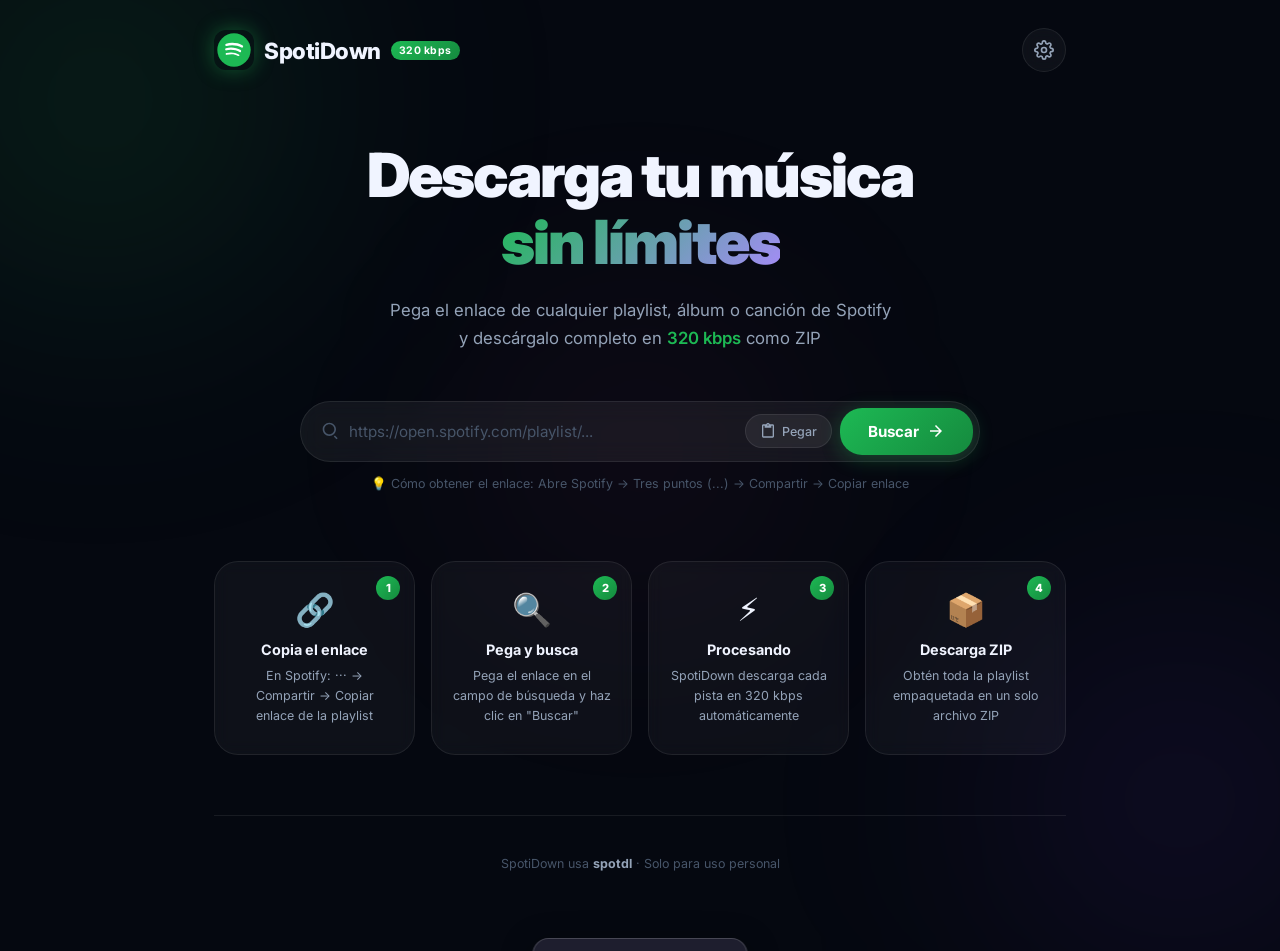
<file: index.html>
<!DOCTYPE html>
<html lang="es">
<head>
  <meta charset="UTF-8" />
  <meta name="viewport" content="width=device-width, initial-scale=1.0" />
  <title>SpotiDown – Descargador de Playlists Spotify</title>
  <meta name="description" content="Descarga playlists completas de Spotify en calidad 320kbps como archivo ZIP. Rápido, gratuito y sencillo." />
  <link rel="preconnect" href="https://fonts.googleapis.com" />
  <link rel="preconnect" href="https://fonts.gstatic.com" crossorigin />
  <link href="https://fonts.googleapis.com/css2?family=Inter:wght@300;400;500;600;700;800;900&display=swap" rel="stylesheet" />
  <link rel="stylesheet" href="style.css" />
</head>
<body>

  <!-- Animated background particles -->
  <div class="bg-particles" id="bgParticles"></div>

  <!-- Floating orbs -->
  <div class="orb orb-1"></div>
  <div class="orb orb-2"></div>
  <div class="orb orb-3"></div>

  <div class="app-wrapper">

    <!-- HEADER -->
    <header class="header">
      <div class="logo">
        <div class="logo-icon">
          <svg viewBox="0 0 24 24" fill="none" xmlns="http://www.w3.org/2000/svg">
            <circle cx="12" cy="12" r="10" fill="#1DB954"/>
            <path d="M16.5 10.5c-2.5-1.5-6.5-1.6-8.8-.9-.4.1-.8-.1-.9-.5-.1-.4.1-.8.5-.9 2.7-.8 7.1-.7 9.9 1.1.3.2.4.6.2.9-.2.4-.6.5-.9.3zm-.3 2.5c-.2.3-.6.4-.9.2-2.1-1.3-5.3-1.7-7.8-1-.3.1-.7-.1-.8-.5s.1-.7.5-.8c2.8-.9 6.4-.4 8.8 1.1.3.3.4.7.2 1zm-1 2.4c-.2.3-.5.3-.8.2-1.8-1.1-4.1-1.4-6.7-.7-.3.1-.6-.1-.7-.4-.1-.3.1-.6.4-.7 2.9-.7 5.5-.3 7.5.9.3.1.4.5.3.7z" fill="white"/>
          </svg>
        </div>
        <span class="logo-text">SpotiDown</span>
        <span class="logo-badge">320 kbps</span>
      </div>
      <div class="header-actions">
        <button class="settings-btn" id="openSettingsBtn" title="Configurar credenciales (Bypass 24h)">
          <svg width="20" height="20" viewBox="0 0 24 24" fill="none" stroke="currentColor" stroke-width="2" stroke-linecap="round" stroke-linejoin="round">
            <circle cx="12" cy="12" r="3"></circle>
            <path d="M19.4 15a1.65 1.65 0 0 0 .33 1.82l.06.06a2 2 0 0 1 0 2.83 2 2 0 0 1-2.83 0l-.06-.06a1.65 1.65 0 0 0-1.82-.33 1.65 1.65 0 0 0-1 1.51V21a2 2 0 0 1-2 2 2 2 0 0 1-2-2v-.09A1.65 1.65 0 0 0 9 19.4a1.65 1.65 0 0 0-1.82.33l-.06.06a2 2 0 0 1-2.83 0 2 2 0 0 1 0-2.83l.06-.06a1.65 1.65 0 0 0 .33-1.82 1.65 1.65 0 0 0-1.51-1H3a2 2 0 0 1-2-2 2 2 0 0 1 2-2h.09A1.65 1.65 0 0 0 4.6 9a1.65 1.65 0 0 0-.33-1.82l-.06-.06a2 2 0 0 1 0-2.83 2 2 0 0 1 2.83 0l.06.06a1.65 1.65 0 0 0 1.82.33H9a1.65 1.65 0 0 0 1-1.51V3a2 2 0 0 1 2-2 2 2 0 0 1 2 2v.09a1.65 1.65 0 0 0 1 1.51 1.65 1.65 0 0 0 1.82-.33l.06-.06a2 2 0 0 1 2.83 0 2 2 0 0 1 0 2.83l-.06.06a1.65 1.65 0 0 0-.33 1.82V9a1.65 1.65 0 0 0 1.51 1H21a2 2 0 0 1 2 2 2 2 0 0 1-2 2h-.09a1.65 1.65 0 0 0-1.51 1z"></path>
          </svg>
        </button>
      </div>
    </header>

    <!-- HERO SECTION -->
    <section class="hero">
      <div class="hero-content">
        <h1 class="hero-title">
          Descarga tu música<br />
          <span class="gradient-text">sin límites</span>
        </h1>
        <p class="hero-subtitle">
          Pega el enlace de cualquier playlist, álbum o canción de Spotify<br />
          y descárgalo completo en <strong>320 kbps</strong> como ZIP
        </p>

        <!-- SEARCH BOX -->
        <div class="search-container">
          <div class="search-box" id="searchBox">
            <div class="search-icon">
              <svg width="20" height="20" viewBox="0 0 24 24" fill="none">
                <path d="M10 2C5.58 2 2 5.58 2 10s3.58 8 8 8 8-3.58 8-8-3.58-8-8-8zm0 14c-3.31 0-6-2.69-6-6s2.69-6 6-6 6 2.69 6 6-2.69 6-6 6zm6.71 1.29l-1.42 1.42 3.3 3.29 1.41-1.41-3.29-3.3z" fill="currentColor"/>
              </svg>
            </div>
            <input
              type="url"
              id="spotifyUrl"
              class="search-input"
              placeholder="https://open.spotify.com/playlist/..."
              autocomplete="off"
              spellcheck="false"
            />
            <button class="paste-btn" id="pasteBtn" title="Pegar desde portapapeles">
              <svg width="16" height="16" viewBox="0 0 24 24" fill="none">
                <path d="M19 2h-4.18C14.4.84 13.3 0 12 0c-1.3 0-2.4.84-2.82 2H5c-1.1 0-2 .9-2 2v16c0 1.1.9 2 2 2h14c1.1 0 2-.9 2-2V4c0-1.1-.9-2-2-2zm-7 0c.55 0 1 .45 1 1s-.45 1-1 1-1-.45-1-1 .45-1 1-1zm7 18H5V4h2v3h10V4h2v16z" fill="currentColor"/>
              </svg>
              Pegar
            </button>
            <button class="search-btn" id="searchBtn">
              <span class="btn-text">Buscar</span>
              <svg class="btn-arrow" width="18" height="18" viewBox="0 0 24 24" fill="none">
                <path d="M12 4l-1.41 1.41L16.17 11H4v2h12.17l-5.58 5.59L12 20l8-8z" fill="currentColor"/>
              </svg>
            </button>
          </div>
          <div class="search-hint">
            <span>💡 Cómo obtener el enlace: Abre Spotify → Tres puntos (...) → Compartir → Copiar enlace</span>
          </div>
        </div>
      </div>
    </section>

    <!-- STEPS GUIDE -->
    <section class="steps-section" id="stepsSection">
      <div class="steps-grid">
        <div class="step-card">
          <div class="step-num">1</div>
          <div class="step-icon">🔗</div>
          <h3>Copia el enlace</h3>
          <p>En Spotify: ··· → Compartir → Copiar enlace de la playlist</p>
        </div>
        <div class="step-card">
          <div class="step-num">2</div>
          <div class="step-icon">🔍</div>
          <h3>Pega y busca</h3>
          <p>Pega el enlace en el campo de búsqueda y haz clic en "Buscar"</p>
        </div>
        <div class="step-card">
          <div class="step-num">3</div>
          <div class="step-icon">⚡</div>
          <h3>Procesando</h3>
          <p>SpotiDown descarga cada pista en 320 kbps automáticamente</p>
        </div>
        <div class="step-card">
          <div class="step-num">4</div>
          <div class="step-icon">📦</div>
          <h3>Descarga ZIP</h3>
          <p>Obtén toda la playlist empaquetada en un solo archivo ZIP</p>
        </div>
      </div>
    </section>

    <!-- RESULTS SECTION -->
    <section class="results-section" id="resultsSection" style="display:none;">

      <!-- Playlist info card -->
      <div class="playlist-card" id="playlistCard">
        <div class="playlist-thumb" id="playlistThumb">
          <svg width="48" height="48" viewBox="0 0 24 24" fill="none">
            <path d="M12 3v10.55c-.59-.34-1.27-.55-2-.55-2.21 0-4 1.79-4 4s1.79 4 4 4 4-1.79 4-4V7h4V3h-6z" fill="rgba(255,255,255,0.3)"/>
          </svg>
        </div>
        <div class="playlist-meta">
          <span class="playlist-type-badge" id="playlistTypeBadge">PLAYLIST</span>
          <h2 class="playlist-name" id="playlistName">Cargando...</h2>
          <div class="playlist-stats">
            <span id="trackCount">— canciones</span>
            <span class="dot">·</span>
            <span id="playlistOwner">—</span>
          </div>
        </div>
        <button class="download-zip-btn" id="downloadZipBtn">
          <svg width="20" height="20" viewBox="0 0 24 24" fill="none">
            <path d="M20 6h-2.18c.07-.44.18-.88.18-1.36C18 2.09 15.91 0 13.36 0c-1.3 0-2.43.52-3.29 1.38L9 2.45l-1.07-1.07C7.07.52 5.94 0 4.64 0 2.09 0 0 2.09 0 4.64c0 .48.1.92.18 1.36H0v14c0 1.1.9 2 2 2h16c1.1 0 2-.9 2-2V8l-2-2zM9 18l-5-5 1.41-1.41L9 15.17l7.59-7.59L18 9l-9 9z" fill="currentColor"/>
          </svg>
          <span>Descargar ZIP completo</span>
          <span class="zip-size" id="zipSize"></span>
        </button>
      </div>

      <!-- Progress bar (shown during download) -->
      <div class="progress-container" id="progressContainer" style="display:none;">
        <div class="progress-header">
          <span class="progress-label" id="progressLabel">Procesando playlist...</span>
          <span class="progress-pct" id="progressPct">0%</span>
        </div>
        <div class="progress-bar-track">
          <div class="progress-bar-fill" id="progressBarFill"></div>
        </div>
        <div class="progress-status" id="progressStatus">Iniciando descarga...</div>
      </div>

      <!-- Track list -->
      <div class="tracks-header">
        <h3 class="tracks-title">
          <svg width="18" height="18" viewBox="0 0 24 24" fill="none">
            <path d="M12 3v10.55c-.59-.34-1.27-.55-2-.55-2.21 0-4 1.79-4 4s1.79 4 4 4 4-1.79 4-4V7h4V3h-6z" fill="currentColor"/>
          </svg>
          Canciones
        </h3>
        <span class="tracks-quality">🎧 320 kbps · MP3</span>
      </div>

      <div class="track-list" id="trackList">
        <!-- dynamically filled -->
      </div>

    </section>

    <!-- Settings Modal -->
    <div class="loading-overlay" id="settingsModal" style="display:none;">
      <div class="loading-card settings-card">
        <h3>Configuración de Spotify</h3>
        <p>Para saltar el límite de 24 horas, obtén tus credenciales en <a href="https://developer.spotify.com/dashboard" target="_blank">Spotify Dashboard</a>.</p>
        
        <div class="settings-form">
          <div class="input-group">
            <label>Client ID</label>
            <input type="text" id="spotifyClientId" placeholder="Pega tu Client ID aquí">
          </div>
          <div class="input-group">
            <label>Client Secret</label>
            <input type="password" id="spotifyClientSecret" placeholder="Pega tu Client Secret aquí">
          </div>
          <div class="input-group">
            <label>Spotify Cookie (sp_dc)</label>
            <input type="password" id="spotifyCookie" placeholder="Pega tu cookie sp_dc (AQBg...)">
            <small style="font-size: 0.75rem; color: rgba(255,255,255,0.5); display: block; margin-top: 4px;">Necesario para saltar el error de las 24 horas si no tienes Premium.</small>
          </div>
        </div>

        <div class="settings-actions">
          <button class="paste-btn" id="closeSettingsBtn">Cancelar</button>
          <button class="search-btn" id="saveSettingsBtn">Guardar cambios</button>
        </div>
      </div>
    </div>

    <!-- Loading overlay -->
    <div class="loading-overlay" id="loadingOverlay" style="display:none;">
      <div class="loading-card">
        <div class="vinyl-spinner">
          <div class="vinyl-outer">
            <div class="vinyl-inner"></div>
            <div class="vinyl-center"></div>
          </div>
        </div>
        <h3 id="loadingTitle">Buscando playlist...</h3>
        <p id="loadingSubtitle">Conectando con Spotify</p>
        <div class="loading-dots">
          <span></span><span></span><span></span>
        </div>
      </div>
    </div>

    <!-- Error toast -->
    <div class="toast" id="infoToast">
      <svg width="20" height="20" viewBox="0 0 24 24" fill="none">
        <path d="M12 2C6.48 2 2 6.48 2 12s4.48 10 10 10 10-4.48 10-10S17.52 2 12 2zm1 15h-2v-2h2v2zm0-4h-2V7h2v6z" fill="currentColor"/>
      </svg>
      <span id="infoMessage">Mensaje informativo</span>
    </div>

    <!-- Footer -->
    <footer class="footer">
      <p>SpotiDown usa <strong>spotdl</strong> · Solo para uso personal</p>
    </footer>

  </div>

  <script src="app.js"></script>
</body>
</html>
</file>
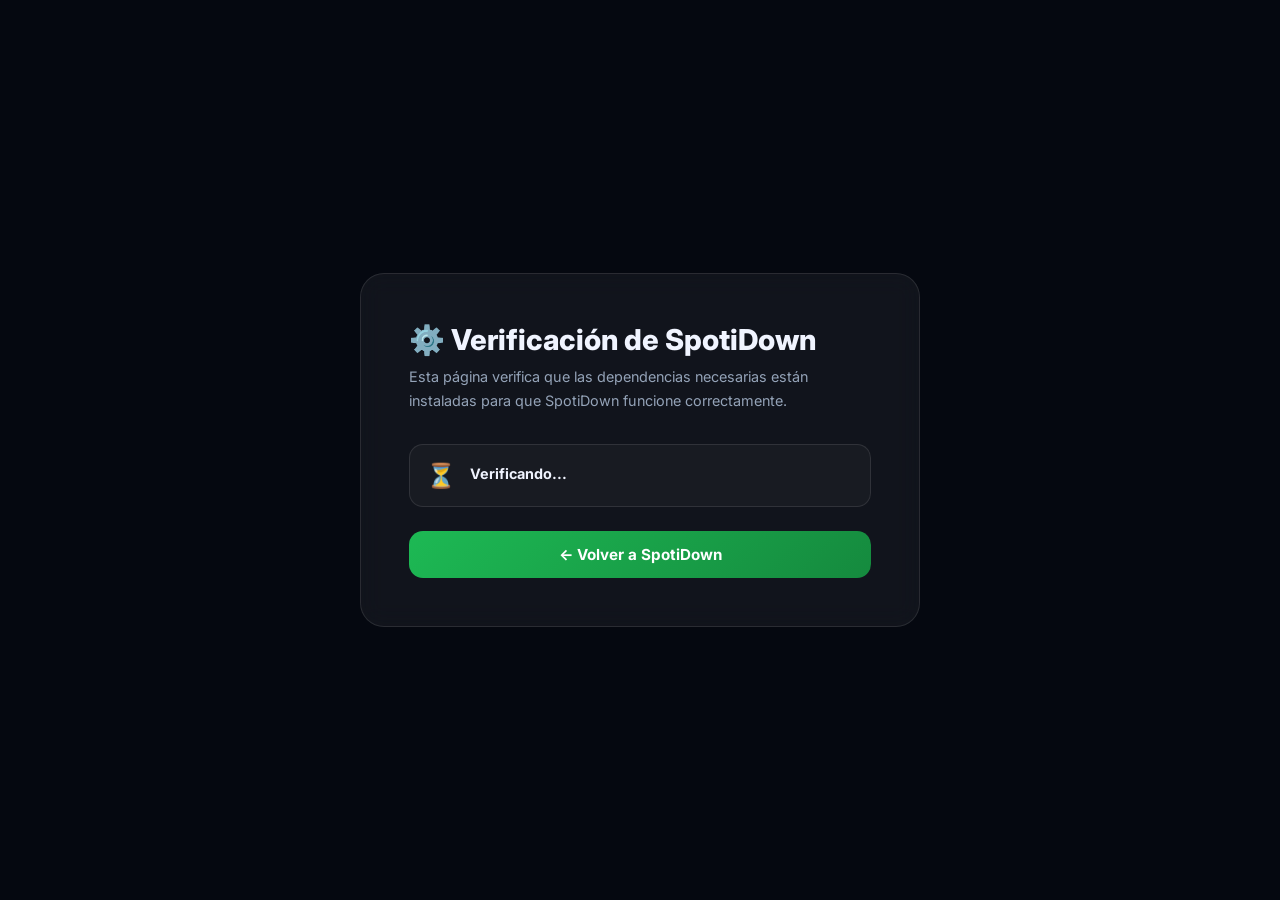
<file: setup.html>
<!DOCTYPE html>
<html lang="es">
<head>
  <meta charset="UTF-8"/>
  <meta name="viewport" content="width=device-width, initial-scale=1.0"/>
  <title>SpotiDown – Verificar instalación</title>
  <link href="https://fonts.googleapis.com/css2?family=Inter:wght@400;600;700;800&display=swap" rel="stylesheet"/>
  <style>
    :root {
      --green: #1DB954; --red: #ef4444; --yellow: #f59e0b;
      --bg: #050810; --card: rgba(255,255,255,0.05); --border: rgba(255,255,255,0.1);
      --text1: #f0f4ff; --text2: #94a3b8;
    }
    * { box-sizing: border-box; margin: 0; padding: 0; }
    body { font-family: 'Inter', sans-serif; background: var(--bg); color: var(--text1); min-height: 100vh; display: flex; align-items: center; justify-content: center; padding: 24px; }
    .card {
      background: var(--card); border: 1px solid var(--border); border-radius: 24px;
      padding: 48px; max-width: 560px; width: 100%; backdrop-filter: blur(12px);
    }
    h1 { font-size: 1.8rem; font-weight: 800; margin-bottom: 8px; }
    p  { color: var(--text2); font-size: 0.9rem; margin-bottom: 32px; line-height: 1.6; }
    .dep { display: flex; align-items: center; gap: 14px; padding: 16px; background: rgba(255,255,255,0.03); border: 1px solid var(--border); border-radius: 14px; margin-bottom: 12px; }
    .dep-icon { font-size: 1.5rem; flex-shrink: 0; }
    .dep-body { flex: 1; }
    .dep-name { font-weight: 700; font-size: 0.9rem; margin-bottom: 4px; }
    .dep-version { font-size: 0.78rem; color: var(--text2); font-family: monospace; }
    .badge { border-radius: 20px; font-size: 0.72rem; font-weight: 700; padding: 4px 12px; white-space: nowrap; }
    .badge-ok  { background: rgba(29,185,84,0.15); color: var(--green); border: 1px solid rgba(29,185,84,0.3); }
    .badge-err { background: rgba(239,68,68,0.15);  color: var(--red);   border: 1px solid rgba(239,68,68,0.3);  }
    .install-cmd { background: #0a0f1d; border: 1px solid rgba(255,255,255,0.08); border-radius: 10px; padding: 14px 18px; margin: 16px 0; font-family: monospace; font-size: 0.82rem; color: #7dd3fc; position: relative; }
    .install-cmd::before { content: '$ '; color: var(--green); }
    .btn { display: block; width: 100%; padding: 14px; background: linear-gradient(135deg, #1DB954, #158a3e); color: white; border: none; border-radius: 14px; font-size: 0.95rem; font-weight: 700; font-family: inherit; cursor: pointer; text-align: center; text-decoration: none; margin-top: 24px; transition: 0.2s; }
    .btn:hover { transform: translateY(-2px); box-shadow: 0 8px 24px rgba(29,185,84,0.3); }
    .steps { margin-top: 28px; }
    .steps h3 { font-size: 1rem; margin-bottom: 14px; color: var(--text2); font-weight: 600; }
    .step { display: flex; gap: 12px; margin-bottom: 10px; font-size: 0.85rem; color: var(--text2); }
    .step strong { color: var(--text1); }
  </style>
</head>
<body>
<div class="card">
  <h1>⚙️ Verificación de SpotiDown</h1>
  <p>Esta página verifica que las dependencias necesarias están instaladas para que SpotiDown funcione correctamente.</p>

  <div id="deps">
    <div class="dep">
      <div class="dep-icon">⏳</div>
      <div class="dep-body"><div class="dep-name">Verificando...</div></div>
    </div>
  </div>

  <div id="installGuide" style="display:none;">
    <div class="steps">
      <h3>📦 Instalación rápida</h3>
      <div class="step"><strong>1.</strong> Instalar Python:</div>
      <div class="install-cmd">winget install Python.Python.3</div>
      <div class="step"><strong>2.</strong> Instalar spotdl:</div>
      <div class="install-cmd">pip install spotdl</div>
      <div class="step"><strong>3.</strong> Instalar ffmpeg:</div>
      <div class="install-cmd">spotdl --download-ffmpeg</div>
      <div class="step"><strong>4.</strong> Verificar:</div>
      <div class="install-cmd">spotdl --version</div>
    </div>
  </div>

  <a href="index.html" class="btn">← Volver a SpotiDown</a>
</div>

<script>
(async () => {
  const depsDiv = document.getElementById('deps');
  const guideDiv = document.getElementById('installGuide');

  const res = await fetch('api.php?action=check_deps');
  const data = await res.json();

  const deps = [
    { name: 'Python', ok: data.python_version && !data.python_version.includes('No'), version: data.python_version, icon: '🐍' },
    { name: 'spotdl', ok: data.spotdl_ok,  version: data.spotdl_version, icon: '🎵' },
    { name: 'ffmpeg', ok: data.ffmpeg_ok,  version: data.ffmpeg_version, icon: '🎬' },
  ];

  let hasError = false;
  depsDiv.innerHTML = deps.map(d => {
    if (!d.ok) hasError = true;
    return `
      <div class="dep">
        <div class="dep-icon">${d.icon}</div>
        <div class="dep-body">
          <div class="dep-name">${d.name}</div>
          <div class="dep-version">${d.version || '—'}</div>
        </div>
        <span class="badge ${d.ok ? 'badge-ok' : 'badge-err'}">${d.ok ? '✓ OK' : '✗ Falta'}</span>
      </div>`;
  }).join('');

  if (hasError) guideDiv.style.display = 'block';
})();
</script>
</body>
</html>
</file>
<file: style.css>
/* ============================================================
   SpotiDown – Premium Spotify Playlist Downloader
   ============================================================ */

@import url('https://fonts.googleapis.com/css2?family=Inter:wght@300;400;500;600;700;800;900&display=swap');

/* ── CSS Variables ── */
:root {
  --green:        #1DB954;
  --green-light:  #1ed760;
  --green-dark:   #158a3e;
  --purple:       #7c3aed;
  --purple-light: #a78bfa;
  --pink:         #ec4899;
  --bg-dark:      #050810;
  --bg-card:      rgba(255,255,255,0.04);
  --bg-card-h:    rgba(255,255,255,0.07);
  --border:       rgba(255,255,255,0.08);
  --border-h:     rgba(255,255,255,0.18);
  --text-1:       #f0f4ff;
  --text-2:       #94a3b8;
  --text-3:       #475569;
  --radius-sm:    10px;
  --radius-md:    16px;
  --radius-lg:    24px;
  --radius-xl:    32px;
  --shadow-glow:  0 0 60px rgba(29,185,84,0.15);
  --transition:   0.25s cubic-bezier(0.4,0,0.2,1);
}

/* ── Reset ── */
*, *::before, *::after { box-sizing: border-box; margin: 0; padding: 0; }
html { scroll-behavior: smooth; }

body {
  font-family: 'Inter', system-ui, sans-serif;
  background: var(--bg-dark);
  color: var(--text-1);
  min-height: 100vh;
  overflow-x: hidden;
  position: relative;
}

/* ── Background particles ── */
.bg-particles {
  position: fixed;
  inset: 0;
  z-index: 0;
  pointer-events: none;
  overflow: hidden;
}
.bg-particles span {
  position: absolute;
  border-radius: 50%;
  opacity: 0;
  animation: floatParticle linear infinite;
}

/* ── Orbs ── */
.orb {
  position: fixed;
  border-radius: 50%;
  filter: blur(120px);
  pointer-events: none;
  z-index: 0;
  animation: orbFloat 12s ease-in-out infinite alternate;
}
.orb-1 {
  width: 600px; height: 600px;
  background: radial-gradient(circle, rgba(29,185,84,0.18) 0%, transparent 70%);
  top: -200px; left: -200px;
  animation-duration: 14s;
}
.orb-2 {
  width: 500px; height: 500px;
  background: radial-gradient(circle, rgba(124,58,237,0.15) 0%, transparent 70%);
  bottom: -150px; right: -150px;
  animation-duration: 18s; animation-delay: -4s;
}
.orb-3 {
  width: 400px; height: 400px;
  background: radial-gradient(circle, rgba(236,72,153,0.10) 0%, transparent 70%);
  top: 50%; left: 50%; transform: translate(-50%, -50%);
  animation-duration: 22s; animation-delay: -8s;
}

@keyframes orbFloat {
  from { transform: translate(0, 0) scale(1); }
  to   { transform: translate(40px, 30px) scale(1.1); }
}

/* ── App wrapper ── */
.app-wrapper {
  position: relative;
  z-index: 1;
  max-width: 900px;
  margin: 0 auto;
  padding: 0 24px 80px;
}

/* ── Header ── */
.header {
  display: flex;
  align-items: center;
  justify-content: space-between;
  padding: 28px 0 0;
}
.logo {
  display: flex;
  align-items: center;
  gap: 10px;
}
.logo-icon {
  width: 40px; height: 40px;
  border-radius: 12px;
  overflow: hidden;
  box-shadow: 0 0 20px rgba(29,185,84,0.4);
}
.logo-icon svg { width: 100%; height: 100%; }
.logo-text {
  font-size: 1.4rem;
  font-weight: 800;
  color: var(--text-1);
  letter-spacing: -0.5px;
}
.logo-badge {
  background: linear-gradient(135deg, var(--green), var(--green-dark));
  color: white;
  font-size: 0.65rem;
  font-weight: 700;
  padding: 3px 8px;
  border-radius: 20px;
  letter-spacing: 0.5px;
}
.header-actions { display: flex; gap: 12px; }
.settings-btn {
  background: var(--bg-card);
  border: 1px solid var(--border);
  color: var(--text-2);
  width: 44px; height: 44px;
  border-radius: 50%;
  display: flex; align-items: center; justify-content: center;
  cursor: pointer;
  transition: all var(--transition);
  backdrop-filter: blur(8px);
}
.settings-btn:hover {
  background: var(--bg-card-h);
  border-color: var(--green);
  color: var(--green);
  transform: rotate(45deg);
}

/* ── Hero ── */
.hero {
  padding: 70px 0 50px;
  text-align: center;
}
.hero-title {
  font-size: clamp(2.2rem, 5vw, 3.8rem);
  font-weight: 900;
  line-height: 1.1;
  letter-spacing: -2px;
  margin-bottom: 20px;
}
.gradient-text {
  background: linear-gradient(135deg, var(--green) 0%, var(--purple-light) 50%, var(--pink) 100%);
  -webkit-background-clip: text;
  -webkit-text-fill-color: transparent;
  background-clip: text;
  animation: gradientShift 4s ease infinite alternate;
  background-size: 200% 200%;
}
@keyframes gradientShift {
  0%   { background-position: 0% 50%; }
  100% { background-position: 100% 50%; }
}

.hero-subtitle {
  color: var(--text-2);
  font-size: 1.05rem;
  line-height: 1.7;
  margin-bottom: 48px;
  font-weight: 400;
}
.hero-subtitle strong { color: var(--green); font-weight: 600; }

/* ── Search container ── */
.search-container { max-width: 680px; margin: 0 auto; }

.search-box {
  display: flex;
  align-items: center;
  background: rgba(255,255,255,0.06);
  border: 1.5px solid var(--border);
  border-radius: var(--radius-xl);
  padding: 6px 6px 6px 20px;
  gap: 8px;
  transition: border-color var(--transition), box-shadow var(--transition), background var(--transition);
  backdrop-filter: blur(12px);
}
.search-box:focus-within {
  border-color: var(--green);
  box-shadow: 0 0 0 4px rgba(29,185,84,0.12), 0 20px 60px rgba(0,0,0,0.4);
  background: rgba(255,255,255,0.08);
}

.search-icon { color: var(--text-3); flex-shrink: 0; display: flex; }

.search-input {
  flex: 1;
  background: none;
  border: none;
  outline: none;
  color: var(--text-1);
  font-size: 0.95rem;
  font-family: inherit;
  font-weight: 400;
  min-width: 0;
}
.search-input::placeholder { color: var(--text-3); }

.paste-btn {
  display: flex;
  align-items: center;
  gap: 6px;
  background: var(--bg-card-h);
  border: 1px solid var(--border);
  color: var(--text-2);
  font-size: 0.78rem;
  font-family: inherit;
  font-weight: 500;
  padding: 8px 14px;
  border-radius: 20px;
  cursor: pointer;
  transition: all var(--transition);
  flex-shrink: 0;
}
.paste-btn:hover {
  background: rgba(255,255,255,0.1);
  color: var(--text-1);
}

.search-btn {
  display: flex;
  align-items: center;
  gap: 8px;
  background: linear-gradient(135deg, var(--green), var(--green-dark));
  color: white;
  border: none;
  padding: 14px 28px;
  border-radius: 22px;
  font-size: 0.95rem;
  font-family: inherit;
  font-weight: 700;
  cursor: pointer;
  flex-shrink: 0;
  transition: all var(--transition);
  box-shadow: 0 4px 20px rgba(29,185,84,0.3);
  position: relative;
  overflow: hidden;
}
.search-btn::after {
  content: '';
  position: absolute;
  inset: 0;
  background: rgba(255,255,255,0);
  transition: background var(--transition);
}
.search-btn:hover::after { background: rgba(255,255,255,0.1); }
.search-btn:hover { transform: translateY(-1px); box-shadow: 0 8px 30px rgba(29,185,84,0.4); }
.search-btn:active { transform: translateY(0); }
.btn-arrow { flex-shrink: 0; }

.search-hint {
  margin-top: 14px;
  color: var(--text-3);
  font-size: 0.78rem;
  text-align: center;
}

/* ── Steps ── */
.steps-section { padding: 20px 0 60px; }
.steps-grid {
  display: grid;
  grid-template-columns: repeat(auto-fit, minmax(180px, 1fr));
  gap: 16px;
}
.step-card {
  background: var(--bg-card);
  border: 1px solid var(--border);
  border-radius: var(--radius-lg);
  padding: 28px 20px;
  text-align: center;
  position: relative;
  transition: all var(--transition);
  backdrop-filter: blur(8px);
}
.step-card:hover {
  background: var(--bg-card-h);
  border-color: var(--border-h);
  transform: translateY(-4px);
  box-shadow: 0 20px 40px rgba(0,0,0,0.3);
}
.step-num {
  position: absolute;
  top: 14px; right: 14px;
  width: 24px; height: 24px;
  background: linear-gradient(135deg, var(--green), var(--green-dark));
  border-radius: 50%;
  font-size: 0.7rem;
  font-weight: 800;
  color: white;
  display: flex; align-items: center; justify-content: center;
}
.step-icon { font-size: 2rem; margin-bottom: 12px; }
.step-card h3 { font-size: 0.9rem; font-weight: 700; margin-bottom: 8px; color: var(--text-1); }
.step-card p { font-size: 0.78rem; color: var(--text-2); line-height: 1.6; }

/* ── Results Section ── */
.results-section { padding-bottom: 40px; }

/* ── Playlist card ── */
.playlist-card {
  display: flex;
  align-items: center;
  gap: 20px;
  background: linear-gradient(135deg, rgba(29,185,84,0.08), rgba(124,58,237,0.08));
  border: 1px solid rgba(29,185,84,0.2);
  border-radius: var(--radius-lg);
  padding: 24px;
  margin-bottom: 28px;
  backdrop-filter: blur(12px);
  position: relative;
  overflow: hidden;
}
.playlist-card::before {
  content: '';
  position: absolute;
  inset: 0;
  background: linear-gradient(135deg, rgba(29,185,84,0.03), transparent);
  pointer-events: none;
}

.playlist-thumb {
  width: 90px; height: 90px;
  border-radius: var(--radius-md);
  background: linear-gradient(135deg, var(--green-dark), var(--purple));
  display: flex; align-items: center; justify-content: center;
  flex-shrink: 0;
  overflow: hidden;
  box-shadow: 0 8px 24px rgba(0,0,0,0.3);
}
.playlist-thumb img { width: 100%; height: 100%; object-fit: cover; }

.playlist-meta { flex: 1; min-width: 0; }
.playlist-type-badge {
  display: inline-block;
  background: rgba(29,185,84,0.15);
  border: 1px solid rgba(29,185,84,0.3);
  color: var(--green);
  font-size: 0.65rem;
  font-weight: 700;
  padding: 3px 10px;
  border-radius: 20px;
  letter-spacing: 1px;
  margin-bottom: 8px;
}
.playlist-name {
  font-size: 1.25rem;
  font-weight: 800;
  white-space: nowrap;
  overflow: hidden;
  text-overflow: ellipsis;
  margin-bottom: 6px;
}
.playlist-stats {
  color: var(--text-2);
  font-size: 0.85rem;
  display: flex;
  gap: 8px;
  align-items: center;
}
.dot { color: var(--text-3); }

.download-zip-btn {
  display: flex;
  align-items: center;
  gap: 10px;
  background: linear-gradient(135deg, var(--green), var(--green-dark));
  color: white;
  border: none;
  padding: 14px 24px;
  border-radius: var(--radius-md);
  font-size: 0.9rem;
  font-family: inherit;
  font-weight: 700;
  cursor: pointer;
  flex-shrink: 0;
  transition: all var(--transition);
  box-shadow: 0 4px 20px rgba(29,185,84,0.25);
  white-space: nowrap;
}
.download-zip-btn:hover { transform: translateY(-2px); box-shadow: 0 8px 30px rgba(29,185,84,0.4); }
.download-zip-btn:disabled { opacity: 0.5; cursor: not-allowed; transform: none; }
.zip-size { font-size: 0.75rem; opacity: 0.8; font-weight: 500; }

/* ── Progress ── */
.progress-container {
  background: var(--bg-card);
  border: 1px solid var(--border);
  border-radius: var(--radius-md);
  padding: 24px;
  margin-bottom: 28px;
}
.progress-header {
  display: flex;
  justify-content: space-between;
  align-items: center;
  margin-bottom: 12px;
}
.progress-label { font-size: 0.9rem; font-weight: 600; color: var(--text-1); }
.progress-pct { font-size: 0.9rem; font-weight: 700; color: var(--green); }
.progress-bar-track {
  height: 8px;
  background: rgba(255,255,255,0.08);
  border-radius: 10px;
  overflow: hidden;
  margin-bottom: 10px;
}
.progress-bar-fill {
  height: 100%;
  background: linear-gradient(90deg, var(--green), var(--green-light));
  border-radius: 10px;
  width: 0%;
  transition: width 0.4s ease;
  position: relative;
}
.progress-bar-fill::after {
  content: '';
  position: absolute;
  top: 0; right: 0; bottom: 0;
  width: 40px;
  background: linear-gradient(90deg, transparent, rgba(255,255,255,0.3));
  animation: shimmer 1s linear infinite;
}
@keyframes shimmer {
  0% { opacity: 1; } 50% { opacity: 0.4; } 100% { opacity: 1; }
}
.progress-status { font-size: 0.8rem; color: var(--text-2); }

/* ── Track list ── */
.tracks-header {
  display: flex;
  align-items: center;
  justify-content: space-between;
  margin-bottom: 16px;
}
.tracks-title {
  display: flex;
  align-items: center;
  gap: 8px;
  font-size: 1rem;
  font-weight: 700;
  color: var(--text-1);
}
.tracks-quality {
  font-size: 0.78rem;
  color: var(--green);
  background: rgba(29,185,84,0.1);
  border: 1px solid rgba(29,185,84,0.2);
  padding: 4px 12px;
  border-radius: 20px;
  font-weight: 600;
}

.track-list { display: flex; flex-direction: column; gap: 8px; }

.track-item {
  display: flex;
  align-items: center;
  gap: 16px;
  background: var(--bg-card);
  border: 1px solid var(--border);
  border-radius: var(--radius-md);
  padding: 14px 18px;
  transition: all var(--transition);
  cursor: default;
  position: relative;
  overflow: hidden;
}
.track-item:hover {
  background: var(--bg-card-h);
  border-color: var(--border-h);
  transform: translateX(4px);
}
.track-item.downloading {
  border-color: rgba(29,185,84,0.3);
  background: rgba(29,185,84,0.05);
}
.track-item.done {
  border-color: rgba(29,185,84,0.2);
}
.track-item.error {
  border-color: rgba(239,68,68,0.3);
  background: rgba(239,68,68,0.04);
}

.track-num {
  width: 28px;
  text-align: center;
  font-size: 0.85rem;
  color: var(--text-3);
  font-weight: 600;
  flex-shrink: 0;
}
.track-cover {
  width: 44px; height: 44px;
  border-radius: 8px;
  background: linear-gradient(135deg, #1a1a2e, #16213e);
  overflow: hidden;
  flex-shrink: 0;
  display: flex; align-items: center; justify-content: center;
  color: var(--text-3);
}
.track-cover img { width: 100%; height: 100%; object-fit: cover; }
.track-info { flex: 1; min-width: 0; }
.track-name {
  font-size: 0.9rem;
  font-weight: 600;
  white-space: nowrap;
  overflow: hidden;
  text-overflow: ellipsis;
  margin-bottom: 3px;
}
.track-artist {
  font-size: 0.78rem;
  color: var(--text-2);
  white-space: nowrap;
  overflow: hidden;
  text-overflow: ellipsis;
}
.track-duration {
  font-size: 0.8rem;
  color: var(--text-3);
  font-weight: 500;
  flex-shrink: 0;
}
.track-status {
  flex-shrink: 0;
  width: 28px;
  display: flex;
  align-items: center;
  justify-content: flex-end;
}
.track-download-btn {
  display: flex;
  align-items: center;
  gap: 6px;
  background: linear-gradient(135deg, var(--green), var(--green-dark));
  color: white;
  border: none;
  padding: 8px 14px;
  border-radius: var(--radius-sm);
  font-size: 0.78rem;
  font-family: inherit;
  font-weight: 700;
  cursor: pointer;
  transition: all var(--transition);
  flex-shrink: 0;
  white-space: nowrap;
}
.track-download-btn:hover { transform: scale(1.05); box-shadow: 0 4px 14px rgba(29,185,84,0.3); }
.track-download-btn:disabled { opacity: 0.5; cursor: not-allowed; transform: none; }

/* status icons */
.icon-done   { color: var(--green); }
.icon-error  { color: #ef4444; }
.icon-spin   { animation: spin 1s linear infinite; color: var(--green); }
@keyframes spin { to { transform: rotate(360deg); } }

/* ── Settings Card ── */
.settings-card {
  max-width: 450px;
  width: 90%;
  text-align: left;
}
.settings-card h3 { margin-bottom: 12px; }
.settings-card p { margin-bottom: 24px; }
.settings-card a { color: var(--green); text-decoration: none; font-weight: 600; }
.settings-card a:hover { text-decoration: underline; }

.settings-form { display: flex; flex-direction: column; gap: 18px; margin-bottom: 32px; }
.input-group { display: flex; flex-direction: column; gap: 8px; }
.input-group label { font-size: 0.8rem; font-weight: 700; color: var(--text-2); text-transform: uppercase; letter-spacing: 0.5px; }
.input-group input {
  background: rgba(0,0,0,0.2);
  border: 1px solid var(--border);
  padding: 12px 16px;
  border-radius: var(--radius-sm);
  color: var(--text-1);
  font-family: inherit;
  font-size: 0.9rem;
  outline: none;
  transition: border-color var(--transition);
}
.input-group input:focus { border-color: var(--green); }

.settings-actions { display: flex; gap: 12px; }
.settings-actions button { flex: 1; justify-content: center; }

/* ── Loading overlay ── */
.loading-overlay {
  position: fixed;
  inset: 0;
  background: rgba(5,8,16,0.85);
  backdrop-filter: blur(16px);
  z-index: 100;
  display: flex;
  align-items: center;
  justify-content: center;
}
.loading-card {
  background: rgba(255,255,255,0.06);
  border: 1px solid var(--border-h);
  border-radius: var(--radius-xl);
  padding: 48px 52px;
  text-align: center;
  backdrop-filter: blur(20px);
  animation: slideUp 0.4s cubic-bezier(0.34,1.56,0.64,1);
}
@keyframes slideUp {
  from { opacity: 0; transform: translateY(30px) scale(0.95); }
  to   { opacity: 1; transform: translateY(0) scale(1); }
}

/* vinyl spinner */
.vinyl-spinner {
  display: flex; align-items: center; justify-content: center;
  margin-bottom: 28px;
}
.vinyl-outer {
  width: 80px; height: 80px;
  border-radius: 50%;
  background: conic-gradient(
    #1a1a2a 0deg, #2a2a3a 30deg, #1a1a2a 60deg, #2a2a3a 90deg,
    #1a1a2a 120deg, #2a2a3a 150deg, #1a1a2a 180deg, #2a2a3a 210deg,
    #1a1a2a 240deg, #2a2a3a 270deg, #1a1a2a 300deg, #2a2a3a 330deg, #1a1a2a 360deg
  );
  position: relative;
  animation: spin 2s linear infinite;
  box-shadow: 0 0 30px rgba(29,185,84,0.3);
}
.vinyl-inner {
  position: absolute;
  inset: 14px;
  border-radius: 50%;
  background: #111;
  border: 3px solid rgba(29,185,84,0.4);
}
.vinyl-center {
  position: absolute;
  width: 14px; height: 14px;
  border-radius: 50%;
  background: var(--green);
  top: 50%; left: 50%;
  transform: translate(-50%,-50%);
  box-shadow: 0 0 10px var(--green);
}

.loading-card h3 { font-size: 1.1rem; font-weight: 700; margin-bottom: 8px; }
.loading-card p  { color: var(--text-2); font-size: 0.88rem; }

.loading-dots { display: flex; gap: 6px; justify-content: center; margin-top: 20px; }
.loading-dots span {
  width: 8px; height: 8px;
  border-radius: 50%;
  background: var(--green);
  animation: bounce 1.2s ease-in-out infinite;
}
.loading-dots span:nth-child(2) { animation-delay: 0.2s; }
.loading-dots span:nth-child(3) { animation-delay: 0.4s; }
@keyframes bounce {
  0%, 60%, 100% { transform: translateY(0); opacity: 0.4; }
  30% { transform: translateY(-8px); opacity: 1; }
}

/* ── Toast ── */
.toast {
  position: fixed;
  bottom: 32px; left: 50%;
  transform: translateX(-50%) translateY(120px);
  background: #1e1e2e;
  border: 1px solid var(--border-h);
  color: var(--text-1);
  padding: 14px 22px;
  border-radius: var(--radius-md);
  display: flex;
  align-items: center;
  gap: 10px;
  font-size: 0.88rem;
  font-weight: 500;
  z-index: 200;
  transition: transform 0.4s cubic-bezier(0.34,1.56,0.64,1);
  backdrop-filter: blur(12px);
  box-shadow: 0 8px 32px rgba(0,0,0,0.4);
  white-space: nowrap;
  max-width: 90vw;
}
.toast.toast-error { border-color: rgba(239,68,68,0.4); color: #fca5a5; }
.toast.toast-success { border-color: rgba(29,185,84,0.4); color: #bbf7d0; }
.toast.show { transform: translateX(-50%) translateY(0); }

/* ── Footer ── */
.footer {
  text-align: center;
  color: var(--text-3);
  font-size: 0.78rem;
  padding-top: 40px;
  border-top: 1px solid var(--border);
}
.footer strong { color: var(--text-2); }

/* ── Skeleton loader ── */
.skeleton {
  background: linear-gradient(90deg, rgba(255,255,255,0.04) 25%, rgba(255,255,255,0.08) 50%, rgba(255,255,255,0.04) 75%);
  background-size: 200% 100%;
  animation: skeletonShimmer 1.5s infinite;
  border-radius: 6px;
}
@keyframes skeletonShimmer {
  0%   { background-position: 200% 0; }
  100% { background-position: -200% 0; }
}

/* ── Particle animation ── */
@keyframes floatParticle {
  0%   { opacity: 0; transform: translateY(0) scale(0); }
  10%  { opacity: 0.6; }
  90%  { opacity: 0.3; }
  100% { opacity: 0; transform: translateY(-100vh) scale(1); }
}

/* ── Responsive ── */
@media (max-width: 640px) {
  .search-box { flex-wrap: wrap; border-radius: var(--radius-lg); }
  .search-btn { width: 100%; justify-content: center; }
  .paste-btn { display: none; }
  .playlist-card { flex-direction: column; text-align: center; }
  .download-zip-btn { width: 100%; justify-content: center; }
  .playlist-stats { justify-content: center; }
  .header { flex-direction: column; gap: 12px; }
}
</file>
